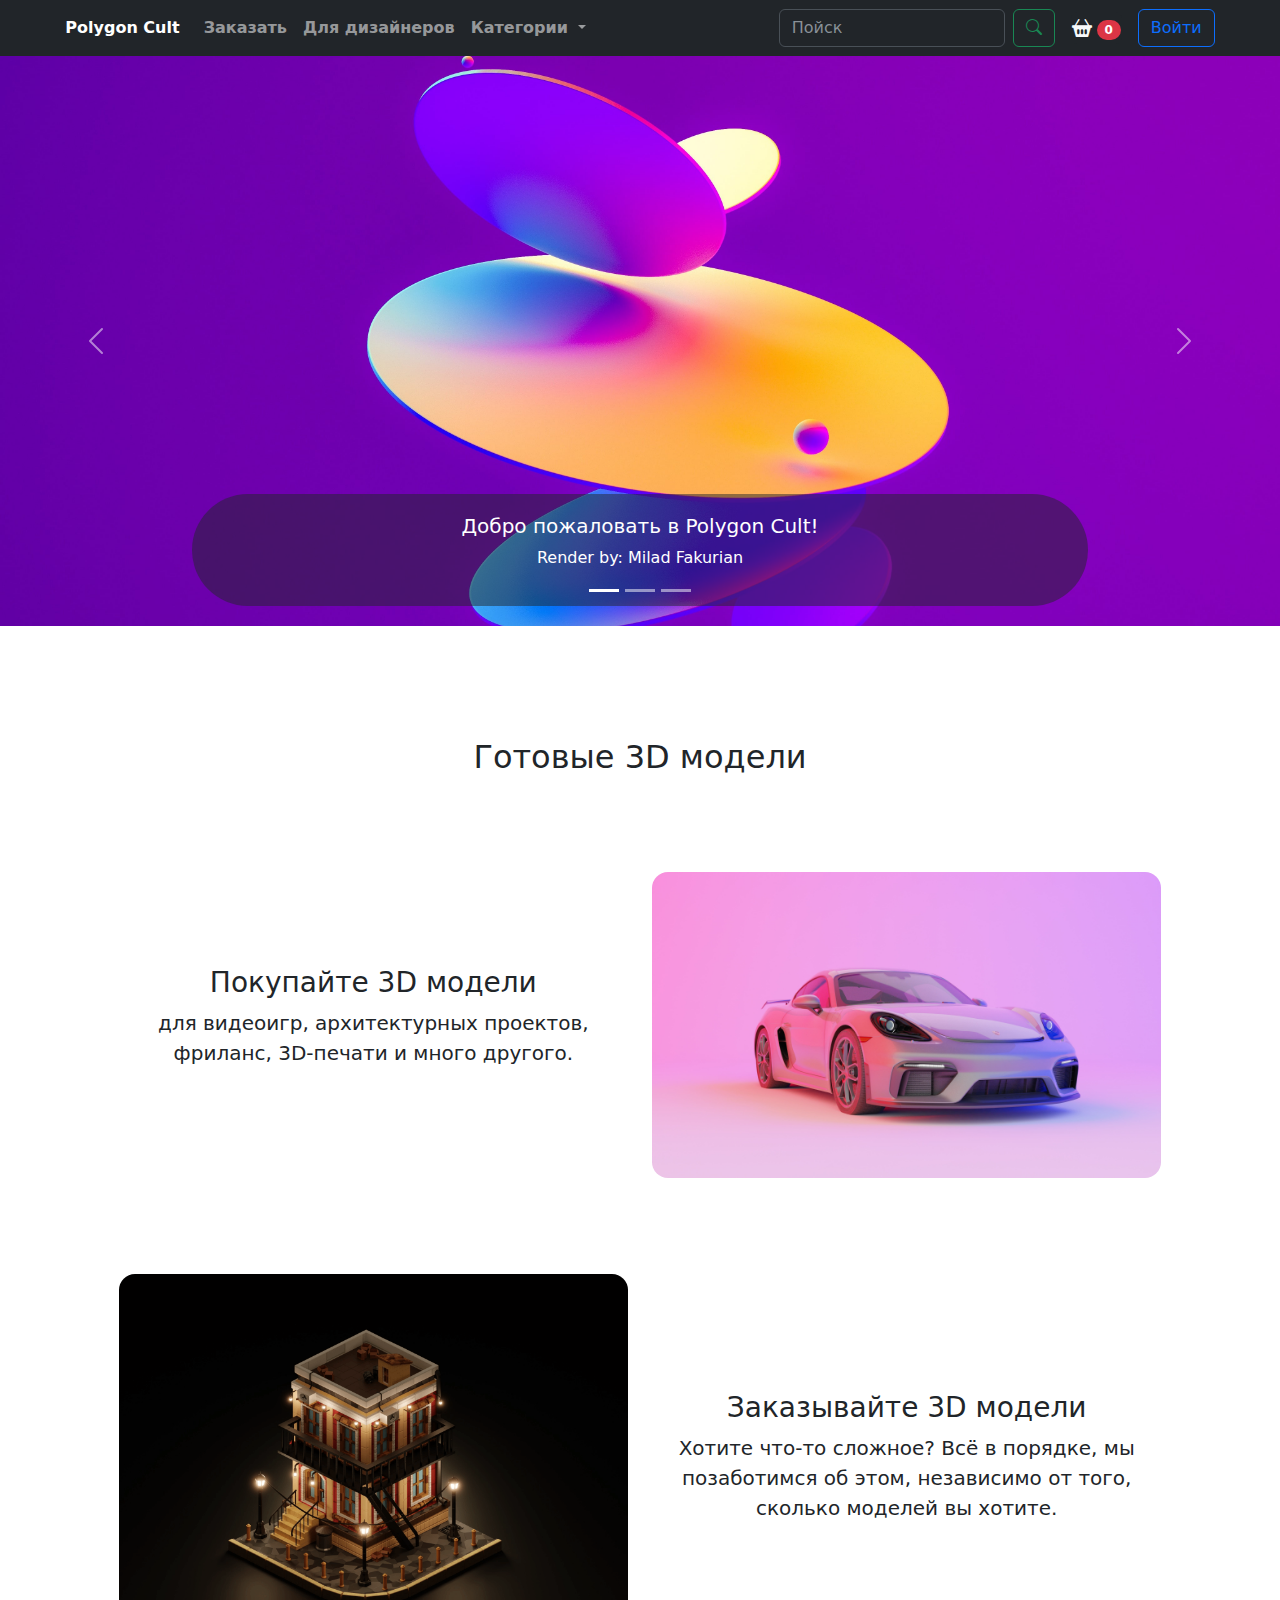
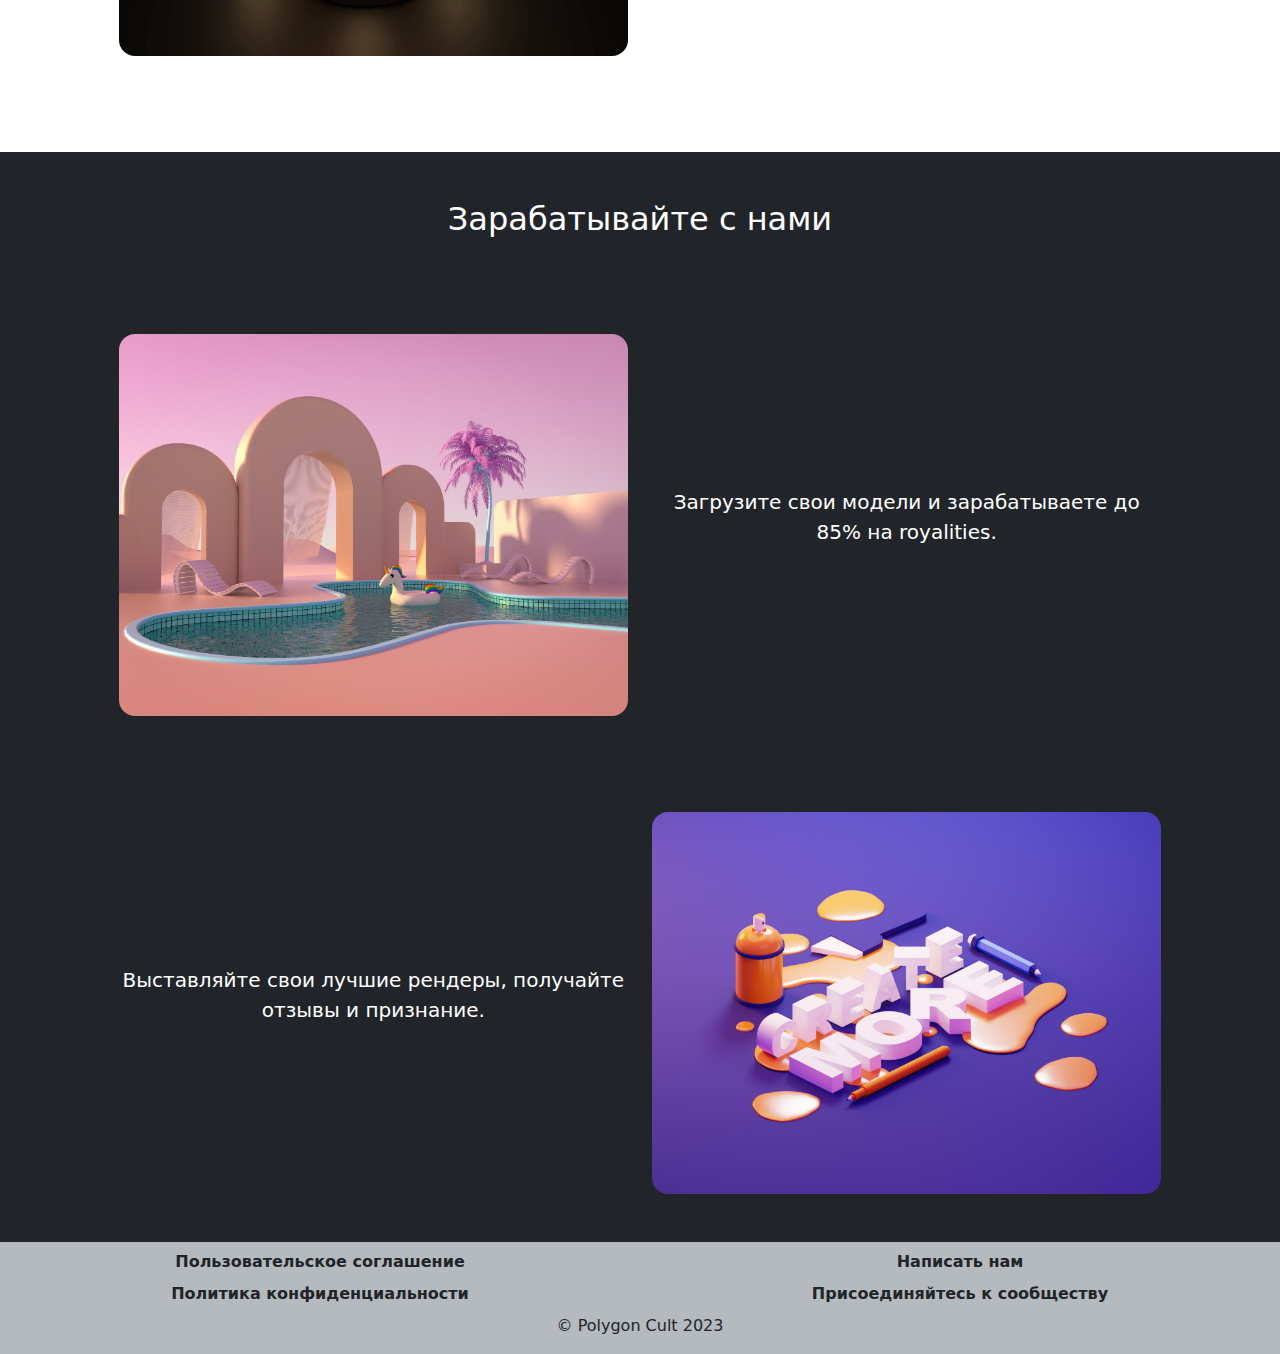
<file: index.html>
<!DOCTYPE html>
<html lang="ru">
<head>
    <meta charset="UTF-8">
    <meta name="viewport" content="width=device-width, initial-scale=1.0">
    <meta http-equiv="X-UA-Compatible" content="ie=edge">
    
    <!-- TITLE -->
    <title>Покупать 3D модели - Polygon Cult</title>

    <!-- FAVICON -->
    <link rel="shortcut icon" href="./favicon.ico" type="image/x-icon">

    <!-- CSS -->
    <link rel="stylesheet" href="./css/bootstrap.min.css">
    <link rel="stylesheet" href="./css/dropdown-cart.css">
    <link rel="stylesheet" href="./css/index.css">

    <!-- ICONS -->
    <link rel="stylesheet" href="https://cdn.jsdelivr.net/npm/bootstrap-icons@1.10.4/font/bootstrap-icons.css">

</head>
<body class="d-flex flex-column min-vh-100">
    
    <!--navbar-->
    <nav class="navbar navbar-expand-lg navbar-dark bg-dark list-inline fixed-top" data-bs-theme="dark">
        <div class="container-fluid col-11">
            <!-- logo -->
            <a class="navbar-brand fs-6 fw-bold" href="/" title="Главная">
              Polygon Cult
            </a>
            <button class="navbar-toggler" type="button" data-bs-toggle="collapse" data-bs-target="#navbar" aria-controls="navbar" aria-expanded="false" aria-label="Toggle navigation">
                <span class="navbar-toggler-icon" fill="white"></span>
            </button>
            <div class="collapse navbar-collapse" id="navbar">
                <ul class="navbar-nav me-auto mb-2 mb-lg-0">
                    <li class="nav-item">
                        <a class="nav-link fw-semibold" href="#" title="Заказать 3D модел">Заказать</a>
                    </li>
                    <li class="nav-item">
                        <a class="nav-link fw-semibold" href="#" title="Для дизайнеров">Для дизайнеров</a>
                    </li>
                    <li class="nav-item dropdown">
                        <a class="nav-link dropdown-toggle fw-semibold" href="#" role="button" data-bs-toggle="dropdown" aria-expanded="false" title="Категории">
                            Категории
                        </a>
                        <ul class="dropdown-menu">
                            <li><a class="dropdown-item" href="#" title="Машины">Машины</a></li>
                            <li><a class="dropdown-item" href="#" title="Самолёты">Самолёты</a></li>
                            <li><a class="dropdown-item" href="#" title="Мебель">Мебель</a></li>
                            <li><a class="dropdown-item" href="#" title="Космос">Космос</a></li>
                            <li><a class="dropdown-item" href="#" title="Животные">Для 3D-принтера</a></li>
                            <li><hr class="dropdown-divider"></li>
                            <li><a class="dropdown-item fw-semibold" href="#" title="Ещё">Всё</a></li>
                        </ul>
                    </li>
                </ul>
                <!--search bar-->
                <form class="d-flex" role="search">
                    <input class="form-control me-2 bg-dark" type="search" placeholder="Пойск" aria-label="Search">
                    <button class="btn btn-outline-success" type="submit">
                        <i class="bi bi-search"></i>
                    </button>
                </form>
                <!-- shopping cart -->
                <li class="nav-item dropdown">
                    <button class="nav-link mx-3 btn btn-dark text-light" id="shopping-cart" type="button" data-bs-toggle="dropdown" aria-expanded="false" title="Корзина">
                        <i class="bi bi-basket2-fill fs-5"></i>
                        <span class="badge rounded-pill bg-danger">
                            0
                        </span>
                    </button>
                    <div class="dropdown-menu dropdown-menu-lg-end" aria-labelledby="navbarDropdown" id="dropdown_menu">
                        <ul class="list-group" id="dropdown_list">
                            <li class="list-group-item">Корзина пустая :c</li>
                        </ul>
                    </div>
                </li>
                <!-- account -->
                <li class="nav-item">
                    <a class="btn btn-outline-primary" id="btn-login" href="./login.html">Войти</a>
                </li>
                <!-- language -->
                <!-- <li class="nav-item dropdown">
                    <a class="nav-link dropdown-toggle text-light ms-3 my-3" href="#" role="button" data-bs-toggle="dropdown" aria-expanded="false" title="Язык">
                        <img src="./media/russian-flag-min.png" alt="Russian" width="35px" height="20px">
                    </a>
                    <ul class="dropdown-menu">
                        <li><a class="dropdown-item" href="#" title="Spanish"><img class="me-2" src="./media/spain-flag-min.png" alt="Испанский" width="35px" height="20px">Español</a></li>
                        <li><a class="dropdown-item" href="#" title="English"><img class="me-2" src="./media/uk-flag-min.png" alt="Англиский" width="35px" height="20px">English</a></li>
                    </ul>
                </li> -->
            </div>
        </div>
    </nav>

    <!--body-->
    <div class="mt-5 pt-2">
        <div id="carousel" class="carousel slide carousel-fade mb-5" data-bs-ride="carousel">
            <div class="carousel-indicators pb-2">
                <button type="button" data-bs-target="#carousel" data-bs-slide-to="0" class="active" aria-current="true" aria-label="Slide 1"></button>
                <button type="button" data-bs-target="#carousel" data-bs-slide-to="1" aria-label="Slide 2"></button>
                <button type="button" data-bs-target="#carousel" data-bs-slide-to="2" aria-label="Slide 3"></button>
            </div>
            <div class="carousel-inner">
                <div class="carousel-item active">
                    <img src="./media/milad-fakurian-0_8gAoFrzbw-unsplash-min.jpg " class="d-block w-100" alt="house" data-bs-interval="3000">
                    <div class="carousel-caption d-none d-md-block bg-dark rounded-pill bg-opacity-50">
                        <h5>Добро пожаловать в Polygon Cult!</h5>
                        <p>Render by: Milad Fakurian</p>
                    </div>
                </div>
                <div class="carousel-item">
                    <img src="./media/vighnesh-dudani-ZQSs0YZUNfA-unsplash-min.jpg" class="d-block w-100" alt="mustang" data-bs-interval="3000">
                    <div class="carousel-caption d-none d-md-block bg-dark rounded-pill bg-opacity-50">
                        <h5>Покупайте 3D-модели для всех ваших проектов.</h5>
                        <p>Render by: Vighnesh Dudani</p>
                    </div>
                </div>
                <div class="carousel-item">
                    <img src="./media/milad-fakurian-wNsHBf_bTBo-unsplash-min.jpg" class="d-block w-100" alt="torii" data-bs-interval="3000">
                    <div class="carousel-caption d-none d-md-block bg-dark rounded-pill bg-opacity-50">
                        <h5>Загрузите свои модели и начните зарабатывать.</h5>
                        <p>Render by: Milad Fakurian</p>
                    </div>
                 </div>
            </div>
            <button class="carousel-control-prev" type="button" data-bs-target="#carousel" data-bs-slide="prev">
                <span class="carousel-control-prev-icon" aria-hidden="true"></span>
                <span class="visually-hidden">Previous</span>
            </button>
            <button class="carousel-control-next" type="button" data-bs-target="#carousel" data-bs-slide="next">
                <span class="carousel-control-next-icon" aria-hidden="true"></span>
                <span class="visually-hidden">Next</span>
            </button>
        </div>
          
        <!-- Order 3D models --> 
        <section class="text-center my-5 pt-3 d-flex justify-content-center align-items-center row">
            <h2 class="row my-5 d-flex justify-content-center">Готовые 3D модели</h2>
            <div class="container row d-flex justify-content-center align-items-center">
                <div class="col-md-5 my-5">
                    <h3>Покупайте 3D модели</h3>
                    <p class="fs-5">для видеоигр, архитектурных проектов, фриланс, 3D-печати и много другого.</p>
                </div>
                <div class="col-md-5 my-5">
                    <img src="./media/svetjekolem-GozYYst1kag-unsplash-min.jpg" class="img-fluid rounded-4" alt="car">
                </div>
            </div>
              
            <div class="row container d-flex justify-content-center align-items-center">
                <div class="col-md-5 my-5">
                    <img src="./media/low_poly_building_12_4x-min.png" class="img-fluid rounded-4" alt="house">
                </div>
                <div class="col-md-5 my-5">
                    <h3>Заказывайте 3D модели</h3>
                    <p class="fs-5">Хотите что-то сложное? Всё в порядке, мы позаботимся об этом, независимо от того, сколько моделей вы хотите.</p>
                </div>
            </div>
        </section>
            
        <!-- Join us -->
            
        <section class="text-center mt-5 d-flex justify-content-center align-items-center row bg-dark text-white">
            <h2 class="my-5 d-flex justify-content-center">Зарабатывайте с нами</h2>
            <div class="row container d-flex justify-content-center align-items-center">
                <div class="col-md-5 my-5">
                        <img src="./media/mo-DP0LMBAIzZQ-unsplash-min.jpg" class="img-fluid rounded-4" alt="mushrooms">
                </div>
                <div class="col-md-5 my-5">
                        <p class="fs-5">Загрузите свои модели и зарабатываете до 85% на royalities.</p>
                </div>
            </div>
            <div class="row container d-flex justify-content-center align-items-center">
                <div class="col-md-5 my-5">
                        <p class="fs-5">Выставляйте свои лучшие рендеры, получайте отзывы и признание.</p>
                </div>
                <div class="col-md-5 my-5">
                    <img src="./media/create-more-min.jpg" class="img-fluid rounded-4" alt="create more">
                </div>
            </div>
        </section>
    </div>

    <!--footer-->
    <footer class="mt-auto">
        <div class="p-0 m-0 container-fluid bg-secondary row bg-opacity-50 text-center d-flex align-items-center">
          <div class="col text-center fw-semibold">
            <div class="my-2"><a class="text-dark text-decoration-none" href="#">Пользовательское соглашение</a></div>
            <div class="my-2"><a class="text-dark text-decoration-none" href="#">Политика конфиденциальности</a></div>
          </div>
          <div class="col text-center fw-semibold">
            <div class="my-2"><a class="text-dark text-decoration-none" href="#">Написать нам</a></div>
            <div class="my-2"><a class="text-dark text-decoration-none" href="#">Присоединяйтесь к сообществу</a></div>
          </div>
          <p>&copy; Polygon Cult 2023</p>
        </div>
    </footer>

    <!-- JAVASCRIPT -->
    <script src="./js/bootstrap.bundle.min.js"></script>

</body>
</html>
</file>
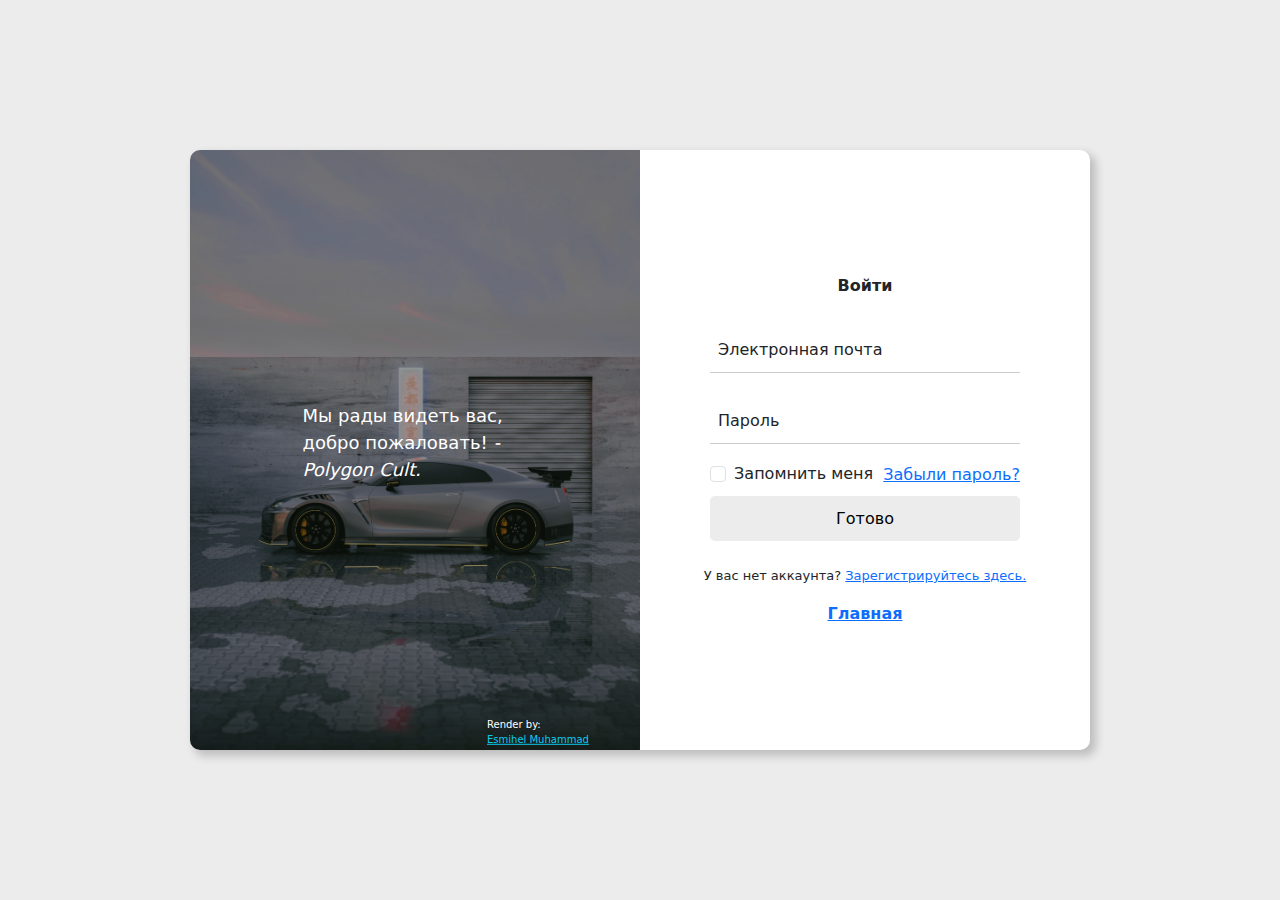
<file: login.html>
<!DOCTYPE html>
<html lang="ru">
<head>
    <meta charset="UTF-8">
    <meta name="viewport" content="width=device-width, initial-scale=1.0">
    <meta http-equiv="X-UA-Compatible" content="ie=edge">
    
    <!-- TITLE -->
    <title>Войти | Polygon Cult</title>
    
    <!-- FAVICON -->
    <link rel="shortcut icon" href="./favicon.ico" type="image/x-icon">

    <!-- CSS -->
    <link rel="stylesheet" href="./css/bootstrap.min.css">
    <link rel="stylesheet" href="./css/loginstyle.css">

    <!-- ICONS -->
    <link rel="stylesheet" href="https://cdn.jsdelivr.net/npm/bootstrap-icons@1.10.4/font/bootstrap-icons.css">

</head>
<body class="d-flex flex-column min-vh-100">

    <div class="wrapper">
        <div class="container main">
            <div class="row">
                <div class="col-md-6 side-image">
                    <!-- Image -->
                    <div class="text">
                        <p>Мы рады видеть вас, добро пожаловать! <i class="fw-medium">- Polygon Cult.</i></p>
                    </div>
                    <div class="author">
                        <p>Render by: <br><a href="#" class="text-info">Esmihel Muhammad</a></p>
                    </div>
                </div>
                <div class="col-md-6 right">
                    <form class="input-box" novalidate>

                        <header>Войти</header>

                        <div class="input-field mb-3">
                            <input type="email" name="email" class="input @error('email') is-invalid @enderror" id="email" value="" required autocomplete="email">
                            <label for="email" class="ms-2">Электронная почта</label>
                        </div>

                        <div class="input-field mb-2">
                            <input type="password" name="password" class="input" id="password" required autocomplete="current-password">
                            <label for="password" class="ms-2">Пароль</label>
                        </div>

                        <div class="d-flex flex-row justify-content-evenly align-items-center mb-2">
                            <div class="d-flex form-check">
                                <input class="form-check-input" type="checkbox" name="remember" id="remember">
                                <label class="form-check-label ms-2" for="remember">Запомнить меня</label>
                            </div>
                            <div class="d-flex">
                                    <a class="link-primary" href="#" title="Восстановление пароля">
                                        Забыли пароль?
                                    </a>
                            </div>
                        </div>

                        <div class="input-field">
                            <input type="submit" class="submit" value="Готово">
                        </div>
                        <div class="signin">
                            <span>У вас нет аккаунта? 
                            </span>
                            <a href="./register.html" class="link-primary" title="Регистрация">Зарегистрируйтесь здесь.</a>
                        </div>

                        <div class="d-flex justify-content-center mt-3 fw-semibold">
                            <a href="./index.html">Главная</a>
                        </div>
                    </form>
                </div>
            </div>
        </div>
    </div>

    <!-- JAVASCRIPT -->
    <script src="./js/bootstrap.bundle.min.js"></script>

</body>
</html>
</file>
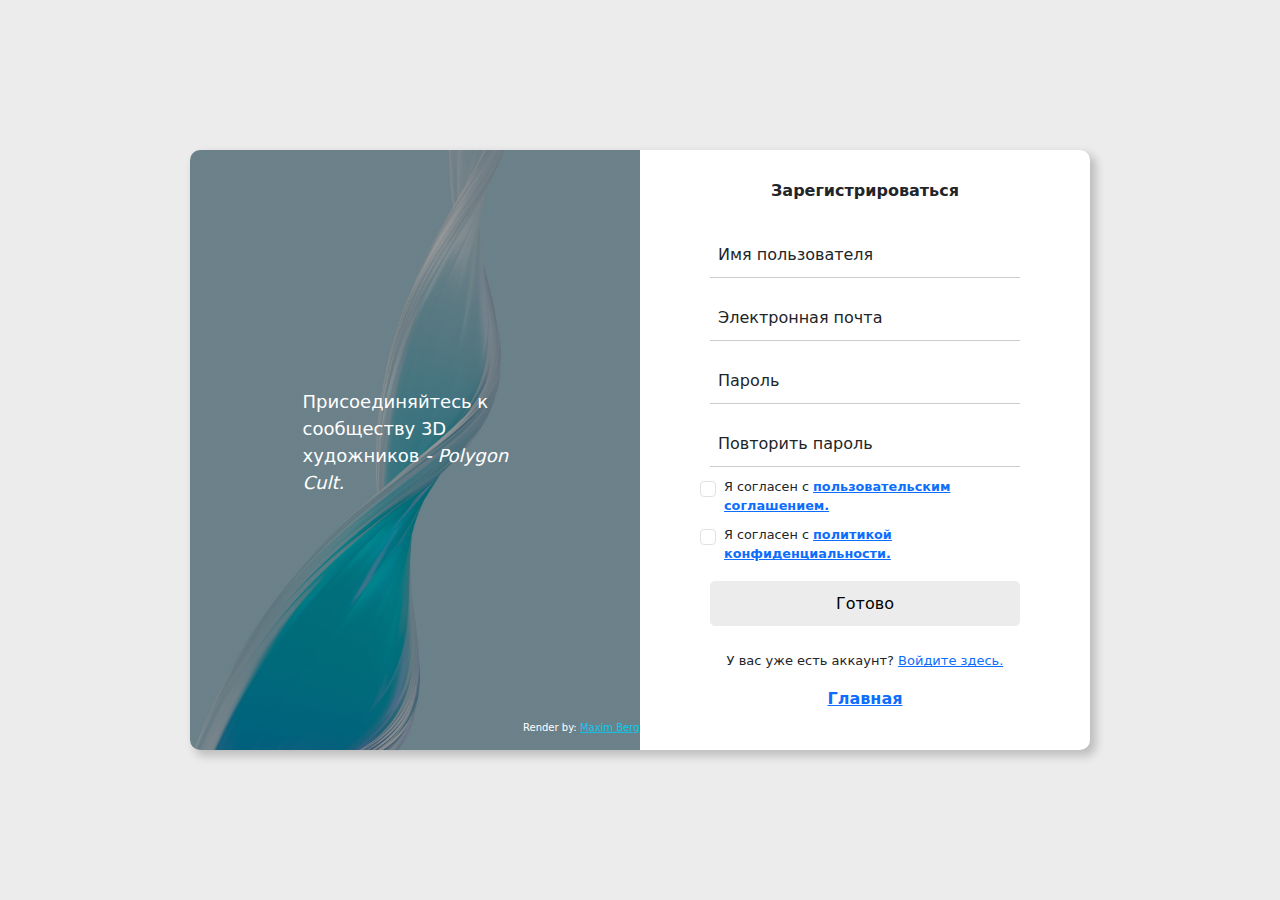
<file: register.html>
<!DOCTYPE html>
<html lang="ru">
<head>
    <meta charset="UTF-8">
    <meta name="viewport" content="width=device-width, initial-scale=1.0">
    <meta http-equiv="X-UA-Compatible" content="ie=edge">
    
    <!-- TITLE -->
    <title>Регистрация | Polygon Cult</title>
    
    <!-- FAVICON -->
    <link rel="shortcut icon" href="./favicon.ico" type="image/x-icon">

    <!-- CSS -->
    <link rel="stylesheet" href="./css/bootstrap.min.css">
    <link rel="stylesheet" href="./css/signupstyle.css">

    <!-- ICONS -->
    <link rel="stylesheet" href="https://cdn.jsdelivr.net/npm/bootstrap-icons@1.10.4/font/bootstrap-icons.css">

</head>
<body class="d-flex flex-column min-vh-100">

    <div class="wrapper">
        <div class="container main">
            <div class="row">
                <div class="col-md-6 side-image">
                    <div class="text">
                        <p>Присоединяйтесь к сообществу 3D художников <i class="fw-medium">- Polygon Cult.</i></p>
                    </div>
                    <div class="author">
                        <p>Render by: <a href="#" class="text-info">Maxim Berg</a></p>
                    </div>
                </div>
                <div class="col-md-6 right">
                    <form class="input-box needs-validation" novalidate>
                        
                        <header>Зарегистрироваться</header>

                        <div class="input-field">
                            <input type="text" name="name" class="input" id="user" required autocomplete="name">
                            <label for="name" class="ms-2">Имя пользователя</label>
                        </div>
                        
                        <div class="input-field mt-2">
                            <input type="email" name="email" class="input" id="email"  required autocomplete="email">
                            <label for="email" class="ms-2">Электронная почта</label>
                        </div>
                        
                        <div class="input-field mt-2">
                            <input type="password" name="password" class="input" id="password" autocomplete="new-password" required>
                            <label for="password" class="ms-2">Пароль</label>
                        </div>
                        
                        <div class="input-field mt-2">
                            <input id="password-confirm" type="password" class="input" name="password_confirmation" required autocomplete="new-password">
                            <label for="password-confirm" class="ms-2">Повторить пароль</label>
                        </div>
                        
                        <div class="form-check mb-2">
                            <input class="form-check-input" name="terms" type="checkbox" required>
                            <label class="form-check-label checkbox" for="invalidCheck">
                                Я согласен с <a href="#" class="link-primary fw-bold" title="Пользовательское соглашение">пользовательским соглашением.</a>
                            </label>
                            <div class="invalid-feedback">
                            Вы должны дать согласие перед отправкой.
                            </div>
                        </div>
                        
                        <div class="form-check mb-3">
                            <input class="form-check-input" name="policy" type="checkbox" required>
                            <label class="form-check-label checkbox" for="invalidCheck">
                                Я согласен с <a href="#" class="link-primary fw-bold" title="Политика конфиденциальности">политикой конфиденциальности.</a>
                            </label>
                            <div class="invalid-feedback">
                                Вы должны дать согласие перед отправкой.
                            </div>
                        </div>
                        
                        <div class="input-field">
                            <input type="submit" class="submit" value="Готово">
                        </div>
                        
                        <div class="signin">
                            <span>У вас уже есть аккаунт?</span>
                            <a href="./login.html" class="link-primary" title="Вход">Войдите здесь.</a>
                        </div>

                        <div class="d-flex justify-content-center mt-3 fw-semibold">
                            <a href="./index.html">Главная</a>
                        </div>
                    </form>
                </div>
            </div>
        </div>
    </div>

    <script src="./js/validation.js"></script>
    
</body>
</html>
</file>
<file: css/dropdown-cart.css>
#dropdown_menu {
    width: 350px;
    padding: 0px;
    border-color: #9DA0A2;
}

#dropdown_list {
    margin: 20px;
}
</file>
<file: css/index.css>
.carousel-item {
  height: 570px;
}
  
.carousel-item img {
  position: absolute;
  object-fit:cover;
  height: 570px
}

#btn-login {
  margin-top: 0px;
}

@media (max-width: 992px) {
  #btn-login {
    margin-top: 10px;
  }

  #shopping-cart {
    margin-left: 0px;
    margin-right: 16px;
    margin-top: 12px;
    margin-bottom: 5px;
  }
}
</file>
<file: css/loginstyle.css>
.wrapper {
    background: #ececec;
    padding: 0 20px 0 20px;
}

.main {
    display: flex;
    justify-content: center;
    align-items: center;
    min-height: 100vh;
}

.row {
    width: 900px;
    height: 600px;
    border-radius: 10px;
    background: #fff;
    box-shadow: 5px 5px 10px 1px rgba(0,0,0,0.2);
}

/*ruta de imagen*/
.side-image {
    position: relative;
    border-radius: 10px 0 0 10px;
    background-image: linear-gradient(
        0deg,
        rgba(0,0,0,0.4),
        rgba(0,0,0,0.4)
    ) 
    ,url("../media/car-min.jpg");
    background-repeat: no-repeat;
    background-size: cover;
    background-position: center center;
}

img{
    width: 35px;
    position: absolute;
    top: 30px;
    left: 30px;
}

.text {
    position: absolute;
    top: 50%;
    left: 50%;
    transform: translate(-50%, -50%);
    color: #000;
}

.text p{
    color: #fff;
    font-size: 18px;
}

.i {
    font-weight: 400;
    font-size: 15px;
}

.author {
    position: absolute;
    top: 96%;
    left: 72%;
    transform: translate(-18%, -20%);
    color: #fff;
    width: 150PX;
}

.author p{
    color: #fff;
    font-size: 10px;
}

.right {
    display: flex;
    justify-content: center;
    align-items: center;
    position: relative;
}

.input-box{
    width: 330px;
    box-sizing: border-box;
}

.input-box header{
    font-weight: 700;
    text-align: center;
    margin-bottom: 30px;
}

.checkbox {
    font-size: 0.8em;
}

.input-field {
    display: flex;
    flex-direction: column;
    position: relative;
    padding: 0 10px 0 10px;
}

.input {
    height: 45px;
    width: 100%;
    background: transparent;
    border: none;
    border-bottom: 1px solid rgba(0,0,0,0.2);
    outline: none;
    margin-bottom: 10px;
    color: #40414a;
}

.input-box .input-field label {
    position: absolute;
    top: 10px;
    left: 10px;
    pointer-events: none;
    transition: .5s;
}

.input-field .input:focus ~ label{
    top: -10px;
    font-size: 13px;
}

.input-field .input:valid ~ label{
    top: -10px;
    font-size: 13px;
    color: #5d5076;
}

.input-field .input:focus, .input-field .input:valid{
    border-bottom: 1px solid #3D378C;
}

.submit{
    border: none;
    outline: none;
    height: 45px;
    background: #ececec;
    border-radius: 5px;
    transition: .4s;
}
.submit:hover{
    background: #3D378C;
    color: #fff;
}
.signin{
    text-align: center;
    font-size: small;
    margin-top: 25px;
}

span a{
    text-decoration: none;
    font-weight: 700;
    color: #000;
    transition: .5s;
}
span a:hover{
    text-decoration: underline;
    color: #000;
}
@media only screen and (max-width: 768px){
    .side-image{
        border-radius: 10px 10px 0 0;
        height: 180px
    }
    img{
        width: 35px;
        position: absolute;
        top: 20px;
        left: 47%;
    }
    .text{
        position: absolute;
        top: 56%;
        text-align: center;
    }
    .text p,i{
        font-size: 17px;
    }

    .author {
        position: absolute;
        top: 93%;
        left: 84%;
        transform: translate(-45%, -50%);
        color: #fff;
        width: 100px;
    }
    
    .row{
        max-width: 420px;
        width: 100%;
    }
}
</file>
<file: css/signupstyle.css>
.wrapper {
    background: #ececec;
    padding: 0 20px 0 20px;
}

.main {
    display: flex;
    justify-content: center;
    align-items: center;
    min-height: 100vh;
}

.row {
    width: 900px;
    height: 600px;
    border-radius: 10px;
    background: #fff;
    box-shadow: 5px 5px 10px 1px rgba(0,0,0,0.2);
}

/*ruta de imagen*/
.side-image {
    position: relative;
    border-radius: 10px 0 0 10px;
    background-image: linear-gradient(
        0deg,
        rgba(0,0,0,0.4),
        rgba(0,0,0,0.4)
    ) 
    ,url("../media/adn-min.jpg");
    background-repeat: no-repeat;
    background-size: cover;
    background-position: center center;
}

img{
    width: 35px;
    position: absolute;
    top: 30px;
    left: 30px;
}

.text {
    position: absolute;
    top: 50%;
    left: 50%;
    transform: translate(-50%, -50%);
}

.text p{
    color: #fff;
    font-size: 18px;
}

.i {
    font-weight: 400;
    font-size: 15px;
}

.author {
    position: absolute;
    top: 96%;
    left: 80%;
    transform: translate(-18%, -20%);
    color: #fff;
    width: 150PX;
}

.author p{
    color: #fff;
    font-size: 10px;
}

.right {
    display: flex;
    justify-content: center;
    align-items: center;
    position: relative;
    margin-bottom: 10px;
}

.input-box{
    width: 330px;
    box-sizing: border-box;
}

.input-box header{
    font-weight: 700;
    text-align: center;
    margin-bottom: 30px;
}

.checkbox {
    font-size: 0.8em;
}

.input-field {
    display: flex;
    flex-direction: column;
    position: relative;
    padding: 0 10px 0 10px;
}

.input {
    height: 45px;
    width: 100%;
    background: transparent;
    border: none;
    border-bottom: 1px solid rgba(0,0,0,0.2);
    outline: none;
    margin-bottom: 10px;
    color: #40414a;
}

.input-box .input-field label {
    position: absolute;
    top: 10px;
    left: 10px;
    pointer-events: none;
    transition: .5s;
}

.input-field .input:focus ~ label{
    top: -10px;
    font-size: 13px;
}

.input-field .input:valid ~ label{
    top: -10px;
    font-size: 13px;
    color: #5d5076;
}

.input-field .input:focus, .input-field .input:valid{
    border-bottom: 1px solid #3D378C;
}

.submit{
    border: none;
    outline: none;
    height: 45px;
    background: #ececec;
    border-radius: 5px;
    transition: .4s;
}
.submit:hover{
    background: #3D378C;
    color: #fff;
}
.signin{
    text-align: center;
    font-size: small;
    margin-top: 25px;
}

span a{
    text-decoration: none;
    font-weight: 700;
    color: #000;
    transition: .5s;
}
span a:hover{
    text-decoration: underline;
    color: #000;
}
@media only screen and (max-width: 768px){
    .side-image{
        border-radius: 10px 10px 0 0;
        height: 180px
    }
    img{
        width: 35px;
        position: absolute;
        top: 20px;
        left: 47%;
    }
    .text{
        position: absolute;
        top: 56%;
        text-align: center;
    }
    .text p,i{
        font-size: 17px;
    }

    .author {
        position: absolute;
        top: 96%;
        left: 87%;
        transform: translate(-45%, -50%);
        color: #fff;
        width: 150px;
    }

    .row{
        max-width: 420px;
        width: 100%;
        height: 720px;
        margin-top: 30px;
        margin-bottom: 20px;
    }
}
</file>
